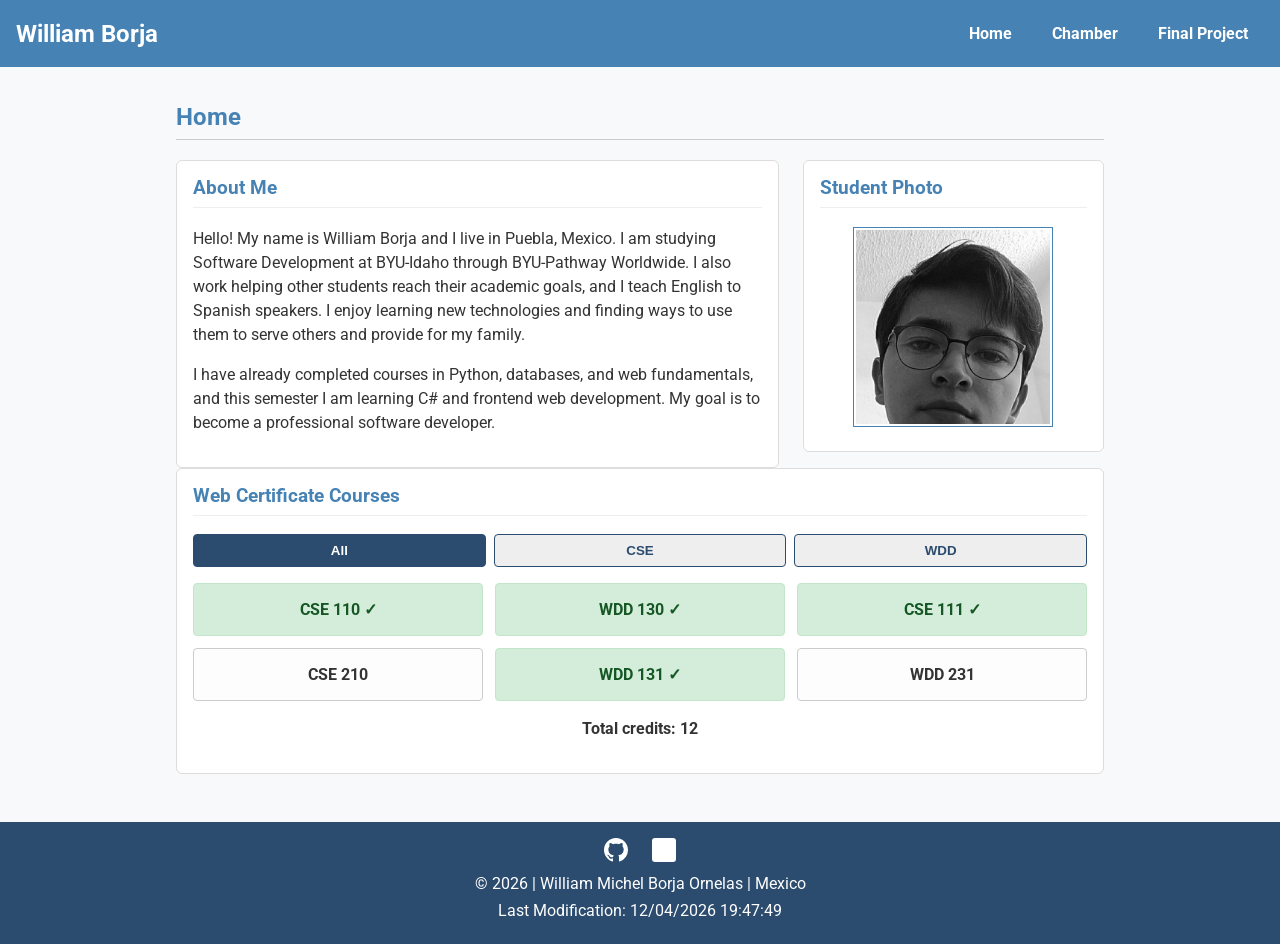
<file: index.html>
<!DOCTYPE html>
<html lang="en">

<head>
    <meta charset="UTF-8">
    <meta name="viewport" content="width=device-width, initial-scale=1.0">
    <title>WDD 231 | William Borja</title>
    <meta name="description" content="WDD 231 Course Home Page for William Borja showcasing web certificate courses.">
    <meta name="author" content="William Borja">
    <link rel="stylesheet" href="https://fonts.googleapis.com/css2?family=Roboto:wght@400;700&display=swap">
    <link rel="stylesheet" href="styles/small.css">
    <link rel="stylesheet" href="styles/larger.css">
    <script src="scripts/navigation.js" defer></script>
    <script src="scripts/date.js" defer></script>
    <script src="scripts/course.js" defer></script>
</head>

<body>
    <header>
        <h1 class="site-title">William Borja</h1>
        <button id="menu-button">&#9776;</button>
        <nav>
            <ul id="nav-menu">
                <li><a href="index.html">Home</a></li>
                <li><a href="chamber/">Chamber</a></li>
                <li><a href="final/">Final Project</a></li>
            </ul>
        </nav>
    </header>

    <main>
        <h2>Home</h2>
        <div class="grid">
            <section class="card">
                <h3>About Me</h3>
                <p>Hello! My name is William Borja and I live in Puebla, Mexico. I am studying Software Development at BYU-Idaho through BYU-Pathway Worldwide. I also work helping other students reach their academic goals, and I teach English to Spanish speakers. I enjoy learning new technologies and finding ways to use them to serve others and provide for my family.</p>
                <p>I have already completed courses in Python, databases, and web fundamentals, and this semester I am learning C# and frontend web development. My goal is to become a professional software developer.</p>
            </section>
            <section class="card">
                <h3>Student Photo</h3>
                <img src="images/profile.jpg" alt="William Borja student photo" width="200" height="200">
            </section>
        </div>

        <section class="card courses">
            <h3>Web Certificate Courses</h3>
            <div class="filters">
                <button id="all">All</button>
                <button id="cse">CSE</button>
                <button id="wdd">WDD</button>
            </div>
            <div id="course-cards"></div>
            <p class="credits-line">Total credits: <span id="total-credits"></span></p>
        </section>
    </main>

    <footer>
        <div class="social">
            <a href="https://github.com/User45pro" target="_blank">
                <img src="images/github.svg" alt="GitHub" width="24" height="24">
            </a>
            <a href="https://www.linkedin.com" target="_blank">
                <img src="images/linkedin.svg" alt="LinkedIn" width="24" height="24">
            </a>
        </div>
        <p>&copy; <span id="currentyear"></span> | William Michel Borja Ornelas | Mexico</p>
        <p id="lastModified"></p>
    </footer>
</body>

</html>
</file>
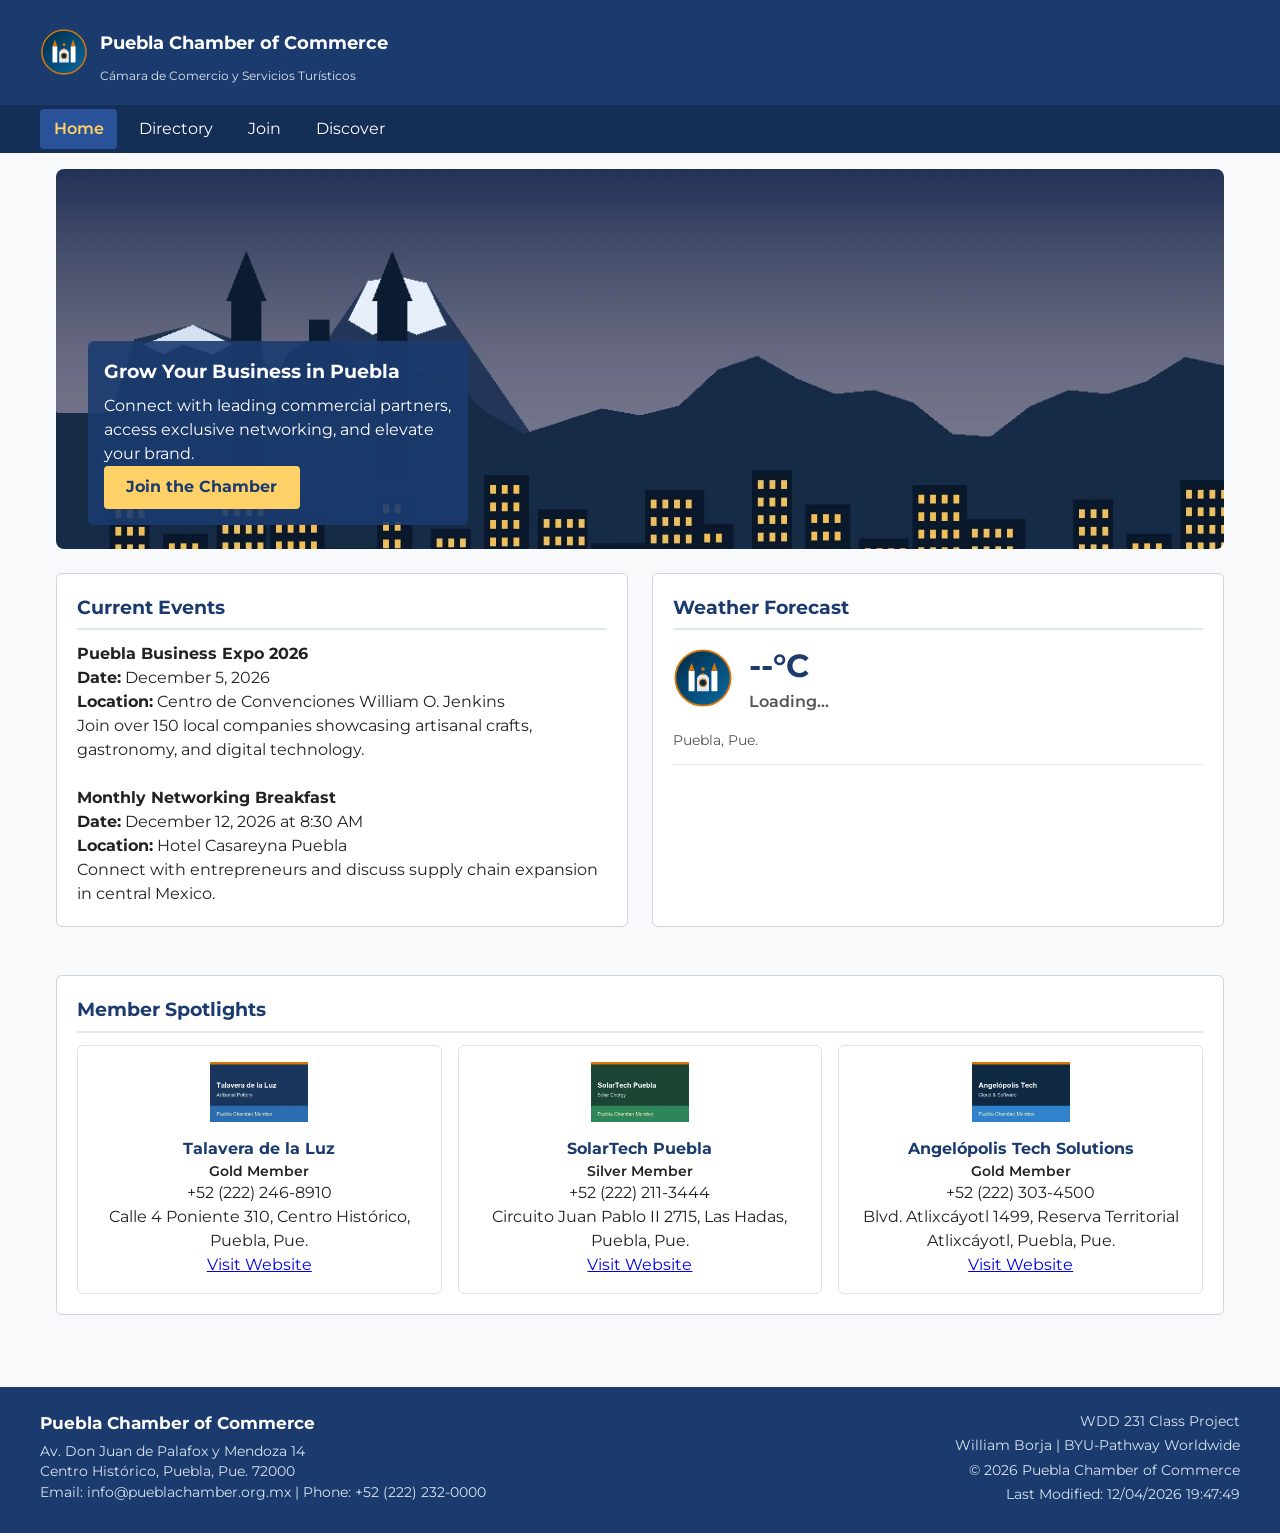
<file: chamber/index.html>
<!DOCTYPE html>
<html lang="en">
<head>
  <meta charset="UTF-8">
  <meta name="viewport" content="width=device-width, initial-scale=1.0">
  <title>Puebla Chamber of Commerce | Home</title>
  <meta name="description" content="Welcome to the Puebla Chamber of Commerce. Connecting businesses, promoting local tourism, and driving economic growth in Puebla, Mexico.">
  <meta name="author" content="William Borja">

  <link rel="icon" href="images/favicon.ico">
  <link rel="icon" href="images/favicon.svg" type="image/svg+xml">

  <!-- Open Graph Meta Tags -->
  <meta property="og:title" content="Puebla Chamber of Commerce">
  <meta property="og:description" content="Supporting business growth and networking across Puebla.">
  <meta property="og:image" content="https://user45pro.github.io/wdd231/chamber/images/chamber-og.png">
  <meta property="og:url" content="https://user45pro.github.io/wdd231/chamber/index.html">
  <meta property="og:type" content="website">

  <!-- Google Fonts -->
  <link rel="preconnect" href="https://fonts.googleapis.com">
  <link rel="preconnect" href="https://fonts.gstatic.com" crossorigin>
  <link href="https://fonts.googleapis.com/css2?family=Montserrat:wght@400;600;700&display=swap" rel="stylesheet">

  <!-- Stylesheets -->
  <link rel="stylesheet" href="styles/normalize.css">
  <link rel="stylesheet" href="styles/small.css">
  <link rel="stylesheet" href="styles/larger.css">

  <script src="scripts/home.js" defer></script>
</head>
<body>
  <header>
    <div class="header-container">
      <div class="branding">
        <img src="images/chamber-logo.svg" alt="Puebla Chamber of Commerce Logo">
        <div>
          <h1>Puebla Chamber of Commerce</h1>
          <span>Cámara de Comercio y Servicios Turísticos</span>
        </div>
      </div>
      <button id="menu-button">&#9776;</button>
    </div>
  </header>

  <nav>
    <ul id="nav-menu">
      <li><a href="index.html" class="active">Home</a></li>
      <li><a href="directory.html">Directory</a></li>
      <li><a href="join.html">Join</a></li>
      <li><a href="discover.html">Discover</a></li>
    </ul>
  </nav>

  <main>
    <section class="hero-section">
      <img src="images/hero-puebla.webp" alt="Puebla Historic Center and Popocatépetl view" width="1200" height="400">
      <div class="hero-cta">
        <h2>Grow Your Business in Puebla</h2>
        <p>Connect with leading commercial partners, access exclusive networking, and elevate your brand.</p>
        <a href="join.html" class="cta-btn">Join the Chamber</a>
      </div>
    </section>

    <div class="home-grid">
      <section class="card events-card">
        <h3>Current Events</h3>
        <article>
          <h4>Puebla Business Expo 2026</h4>
          <p><strong>Date:</strong> December 5, 2026</p>
          <p><strong>Location:</strong> Centro de Convenciones William O. Jenkins</p>
          <p>Join over 150 local companies showcasing artisanal crafts, gastronomy, and digital technology.</p>
        </article>
        <br>
        <article>
          <h4>Monthly Networking Breakfast</h4>
          <p><strong>Date:</strong> December 12, 2026 at 8:30 AM</p>
          <p><strong>Location:</strong> Hotel Casareyna Puebla</p>
          <p>Connect with entrepreneurs and discuss supply chain expansion in central Mexico.</p>
        </article>
      </section>

      <section class="card weather-card">
        <h3>Weather Forecast</h3>
        <div class="weather-current">
          <img id="weather-icon" src="images/chamber-logo.svg" alt="Puebla weather icon">
          <div>
            <div id="current-temp" class="weather-temp">--°C</div>
            <div id="weather-desc" class="weather-desc">Loading...</div>
          </div>
        </div>
        <p id="weather-high-low" style="font-size: 0.9rem; margin-bottom: 0.75rem; color: #555;">Puebla, Pue.</p>

        <div id="forecast-container" class="forecast-days"></div>
      </section>

      <section class="card spotlights-section">
        <h3>Member Spotlights</h3>
        <div id="spotlights-container" class="spotlights-container"></div>
      </section>
    </div>
  </main>

  <footer>
    <div class="footer-content">
      <div class="footer-contact">
        <h3>Puebla Chamber of Commerce</h3>
        <p>Av. Don Juan de Palafox y Mendoza 14</p>
        <p>Centro Histórico, Puebla, Pue. 72000</p>
        <p>Email: info@pueblachamber.org.mx | Phone: +52 (222) 232-0000</p>
      </div>
      <div class="footer-info">
        <p>WDD 231 Class Project</p>
        <p>William Borja | BYU-Pathway Worldwide</p>
        <p>&copy; <span id="currentyear"></span> Puebla Chamber of Commerce</p>
        <p id="lastModified"></p>
      </div>
    </div>
  </footer>
</body>
</html>
</file>
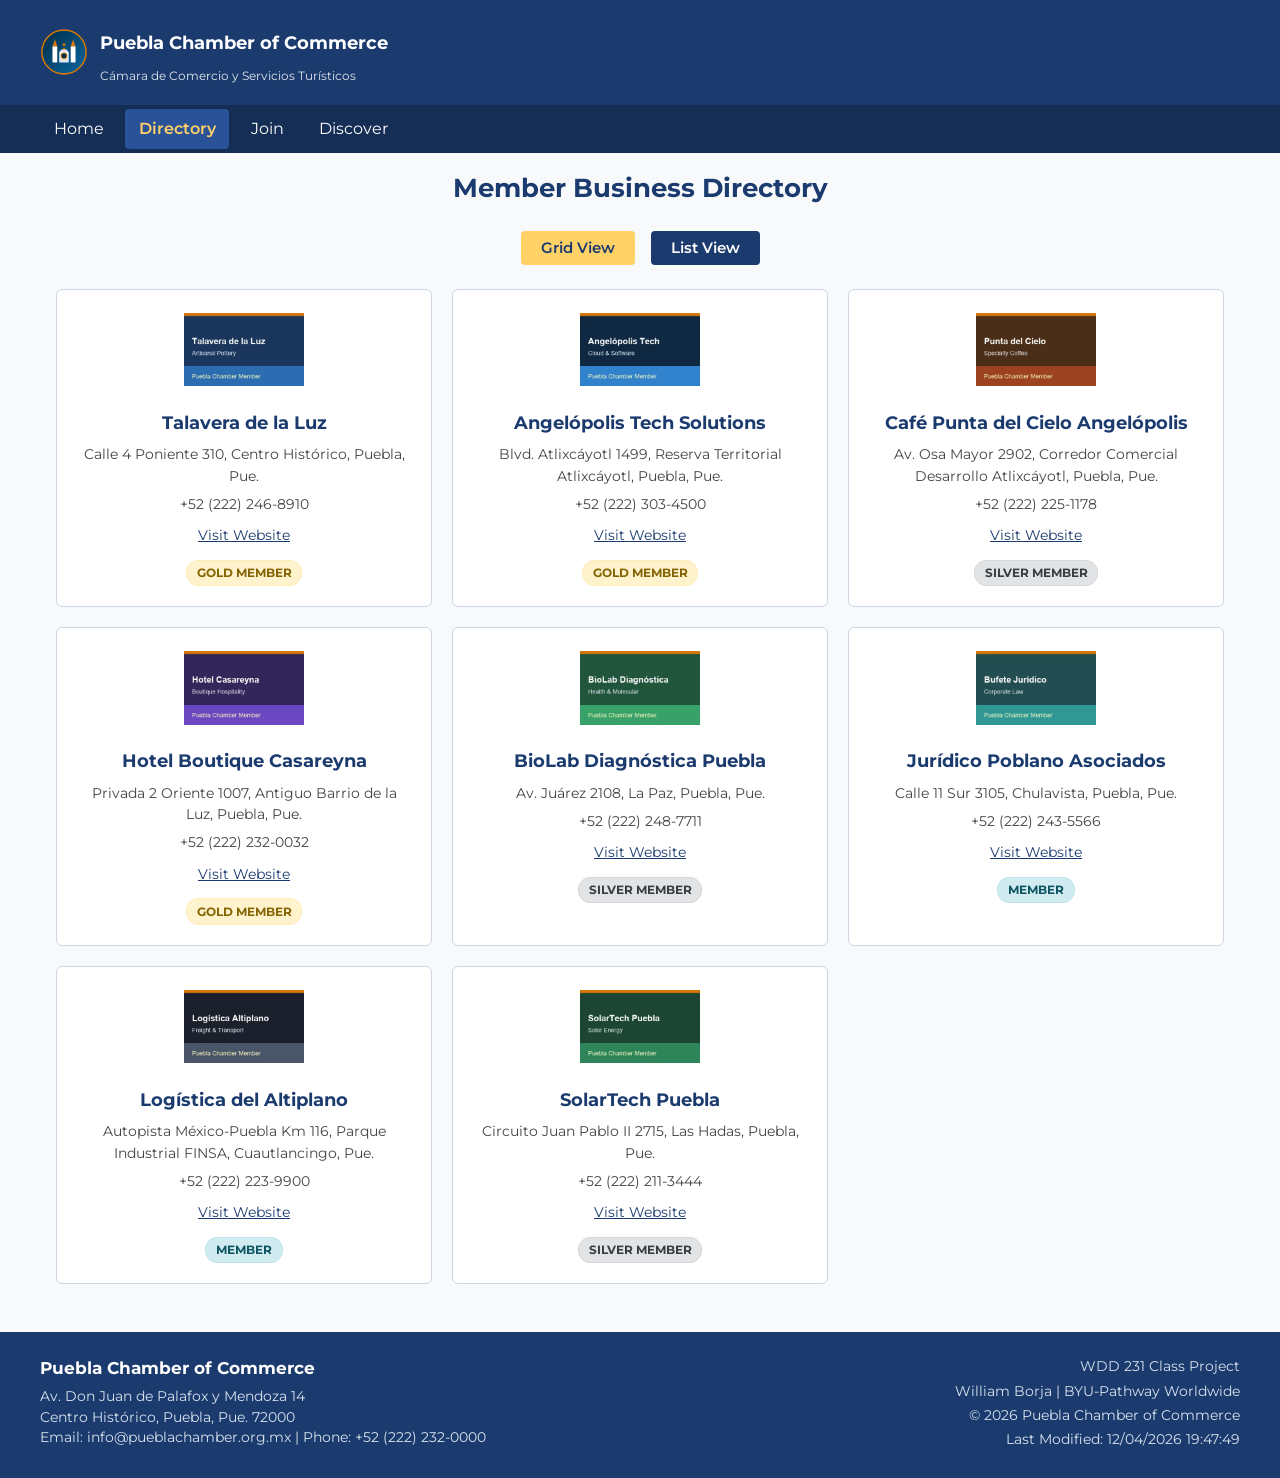
<file: chamber/directory.html>
<!DOCTYPE html>
<html lang="en">
<head>
  <meta charset="UTF-8">
  <meta name="viewport" content="width=device-width, initial-scale=1.0">
  <title>Puebla Chamber of Commerce | Business Directory</title>
  <meta name="description" content="Explore certified local businesses, commercial services, and active partners of the Puebla Chamber of Commerce.">
  <meta name="author" content="William Borja">

  <link rel="icon" href="images/favicon.ico">
  <link rel="icon" href="images/favicon.svg" type="image/svg+xml">

  <!-- Open Graph Meta Tags -->
  <meta property="og:title" content="Puebla Chamber of Commerce | Business Directory">
  <meta property="og:description" content="Explore certified local businesses and partners of the Puebla Chamber of Commerce.">
  <meta property="og:image" content="https://user45pro.github.io/wdd231/chamber/images/chamber-og.png">
  <meta property="og:url" content="https://user45pro.github.io/wdd231/chamber/directory.html">
  <meta property="og:type" content="website">

  <!-- Google Fonts -->
  <link rel="preconnect" href="https://fonts.googleapis.com">
  <link rel="preconnect" href="https://fonts.gstatic.com" crossorigin>
  <link href="https://fonts.googleapis.com/css2?family=Montserrat:wght@400;600;700&display=swap" rel="stylesheet">

  <!-- Stylesheets -->
  <link rel="stylesheet" href="styles/normalize.css">
  <link rel="stylesheet" href="styles/small.css">
  <link rel="stylesheet" href="styles/larger.css">

  <script src="scripts/directory.js" defer></script>
</head>
<body>
  <header>
    <div class="header-container">
      <div class="branding">
        <img src="images/chamber-logo.svg" alt="Puebla Chamber of Commerce Logo">
        <div>
          <h1>Puebla Chamber of Commerce</h1>
          <span>Cámara de Comercio y Servicios Turísticos</span>
        </div>
      </div>
      <button id="menu-button">&#9776;</button>
    </div>
  </header>

  <nav>
    <ul id="nav-menu">
      <li><a href="index.html">Home</a></li>
      <li><a href="directory.html" class="active">Directory</a></li>
      <li><a href="join.html">Join</a></li>
      <li><a href="discover.html">Discover</a></li>
    </ul>
  </nav>

  <main>
    <h2 class="page-title">Member Business Directory</h2>

    <div class="view-toggle">
      <button id="grid-btn" class="view-btn active">Grid View</button>
      <button id="list-btn" class="view-btn">List View</button>
    </div>

    <div id="members-container" class="grid-view">
      <!-- Member cards populated dynamically with directory.js -->
    </div>
  </main>

  <footer>
    <div class="footer-content">
      <div class="footer-contact">
        <h3>Puebla Chamber of Commerce</h3>
        <p>Av. Don Juan de Palafox y Mendoza 14</p>
        <p>Centro Histórico, Puebla, Pue. 72000</p>
        <p>Email: info@pueblachamber.org.mx | Phone: +52 (222) 232-0000</p>
      </div>
      <div class="footer-info">
        <p>WDD 231 Class Project</p>
        <p>William Borja | BYU-Pathway Worldwide</p>
        <p>&copy; <span id="currentyear"></span> Puebla Chamber of Commerce</p>
        <p id="lastModified"></p>
      </div>
    </div>
  </footer>
</body>
</html>
</file>
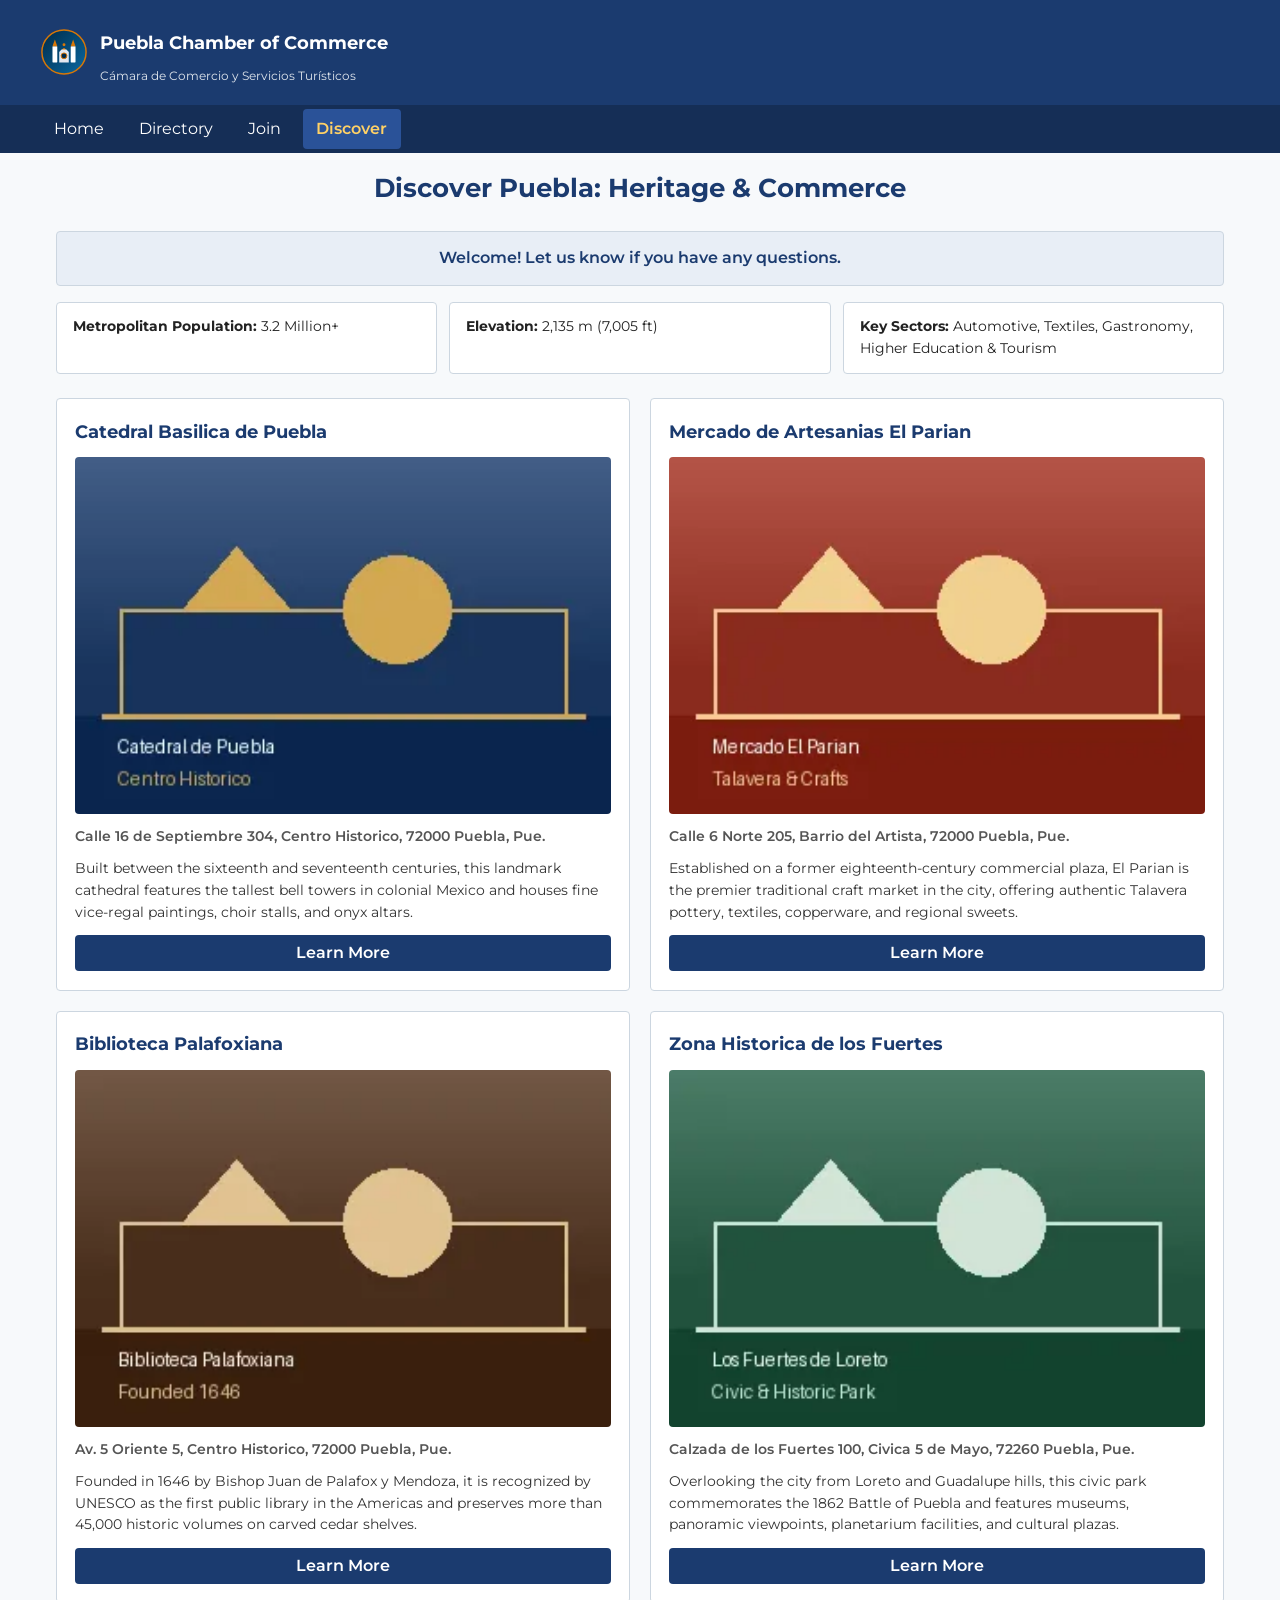
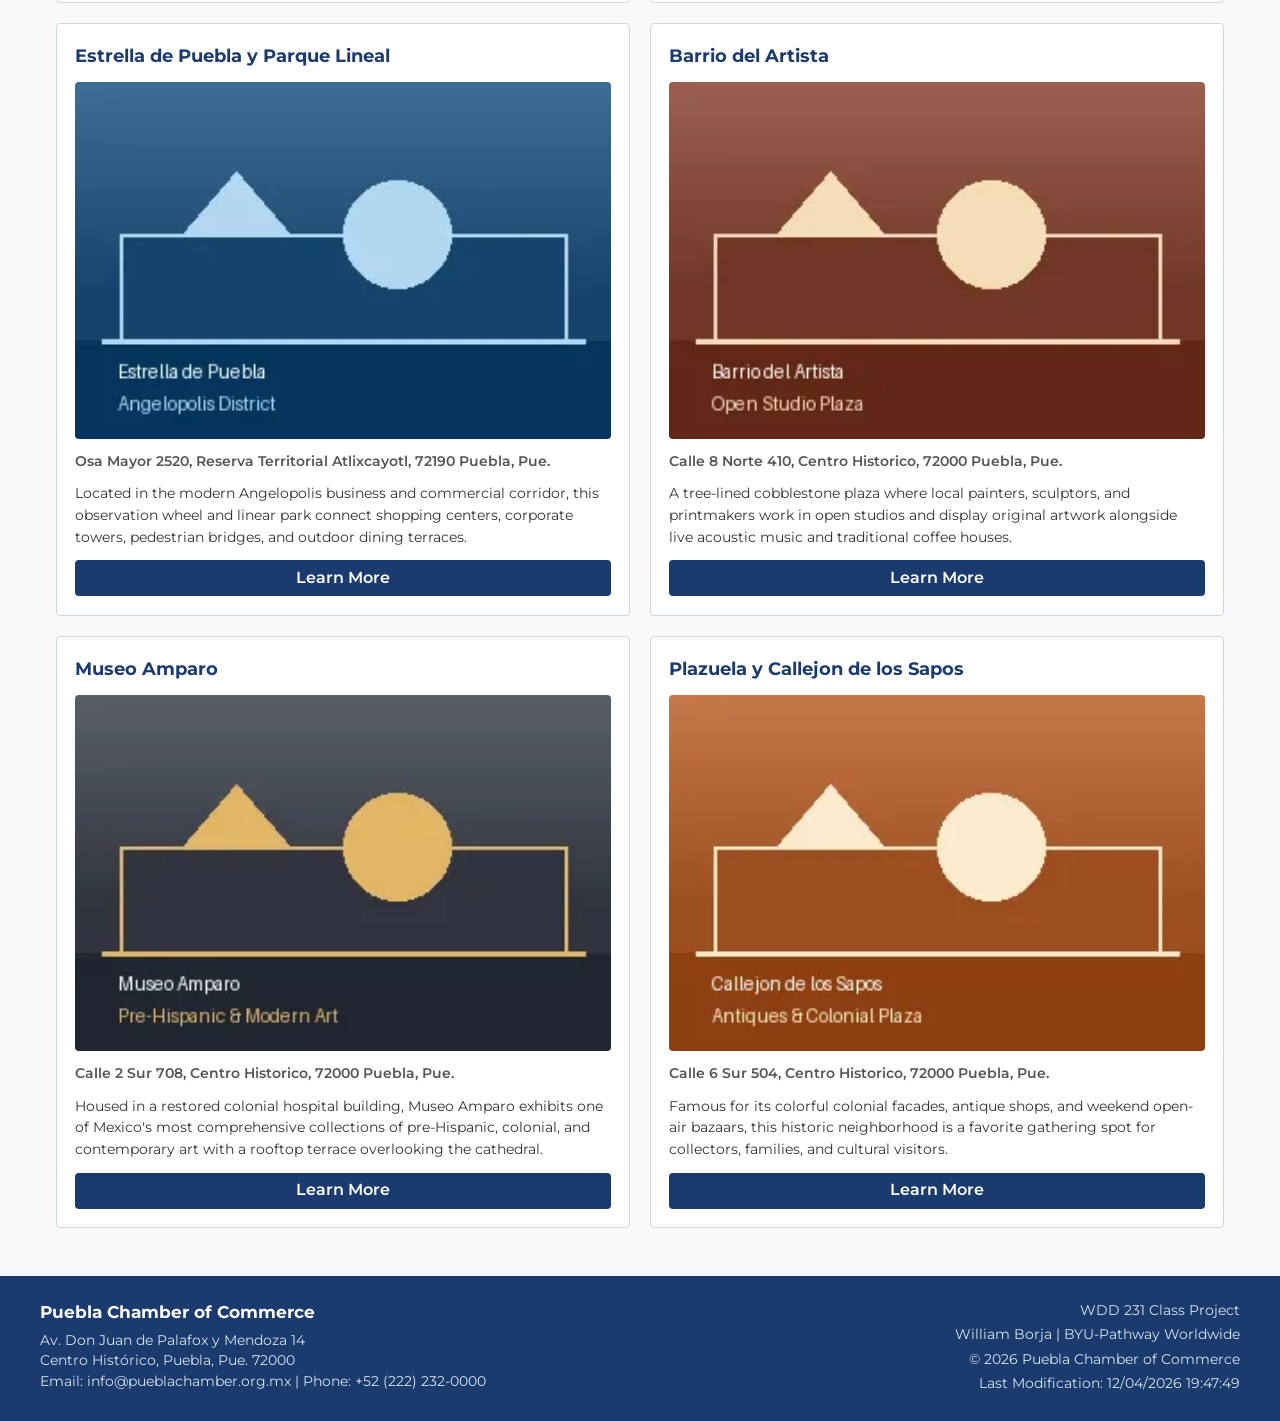
<file: chamber/discover.html>
<!DOCTYPE html>
<html lang="en">
<head>
  <meta charset="UTF-8">
  <meta name="viewport" content="width=device-width, initial-scale=1.0">
  <title>Puebla Chamber of Commerce | Discover Puebla</title>
  <meta name="description" content="Discover Puebla, Mexico with the Puebla Chamber of Commerce. Explore regional demographics and eight iconic cultural and business landmarks.">
  <meta name="author" content="William Borja">

  <link rel="icon" href="images/favicon.ico">
  <link rel="icon" href="images/favicon.svg" type="image/svg+xml">

  <link rel="preconnect" href="https://fonts.googleapis.com">
  <link rel="preconnect" href="https://fonts.gstatic.com" crossorigin>
  <link href="https://fonts.googleapis.com/css2?family=Montserrat:wght@400;600;700&display=swap" rel="stylesheet">

  <meta property="og:title" content="Puebla Chamber of Commerce | Discover Puebla">
  <meta property="og:description" content="Explore Puebla's economic vitality, cultural heritage, and eight iconic landmarks with the Puebla Chamber of Commerce.">
  <meta property="og:image" content="https://user45pro.github.io/wdd231/chamber/images/chamber-og.png">
  <meta property="og:url" content="https://user45pro.github.io/wdd231/chamber/discover.html">
  <meta property="og:type" content="website">

  <link rel="stylesheet" href="styles/normalize.css">
  <link rel="stylesheet" href="styles/small.css">
  <link rel="stylesheet" href="styles/larger.css">

  <script type="module" src="scripts/discover.mjs"></script>
</head>
<body>
  <header>
    <div class="header-container">
      <div class="branding">
        <img src="images/chamber-logo.svg" alt="Puebla Chamber of Commerce Logo">
        <div>
          <h1>Puebla Chamber of Commerce</h1>
          <span>Cámara de Comercio y Servicios Turísticos</span>
        </div>
      </div>
      <button id="menu-button">&#9776;</button>
    </div>
  </header>

  <nav>
    <ul id="nav-menu">
      <li><a href="index.html">Home</a></li>
      <li><a href="directory.html">Directory</a></li>
      <li><a href="join.html">Join</a></li>
      <li><a href="discover.html" class="active">Discover</a></li>
    </ul>
  </nav>

  <main>
    <h2 class="page-title">Discover Puebla: Heritage &amp; Commerce</h2>

    <section class="discover-intro">
      <div id="visit-banner" class="visit-banner">
        <p id="visit-message">Welcome! Let us know if you have any questions.</p>
      </div>
      <div class="demographics-bar">
        <div class="demo-stat">
          <strong>Metropolitan Population:</strong> 3.2 Million+
        </div>
        <div class="demo-stat">
          <strong>Elevation:</strong> 2,135 m (7,005 ft)
        </div>
        <div class="demo-stat">
          <strong>Key Sectors:</strong> Automotive, Textiles, Gastronomy, Higher Education &amp; Tourism
        </div>
      </div>
    </section>

    <section class="discover-gallery-section">
      <div id="discover-grid" class="discover-grid"></div>
    </section>
  </main>

  <footer>
    <div class="footer-content">
      <div class="footer-contact">
        <h3>Puebla Chamber of Commerce</h3>
        <p>Av. Don Juan de Palafox y Mendoza 14</p>
        <p>Centro Histórico, Puebla, Pue. 72000</p>
        <p>Email: info@pueblachamber.org.mx | Phone: +52 (222) 232-0000</p>
      </div>
      <div class="footer-info">
        <p>WDD 231 Class Project</p>
        <p>William Borja | BYU-Pathway Worldwide</p>
        <p>&copy; <span id="currentyear"></span> Puebla Chamber of Commerce</p>
        <p id="lastModified"></p>
      </div>
    </div>
  </footer>
</body>
</html>
</file>
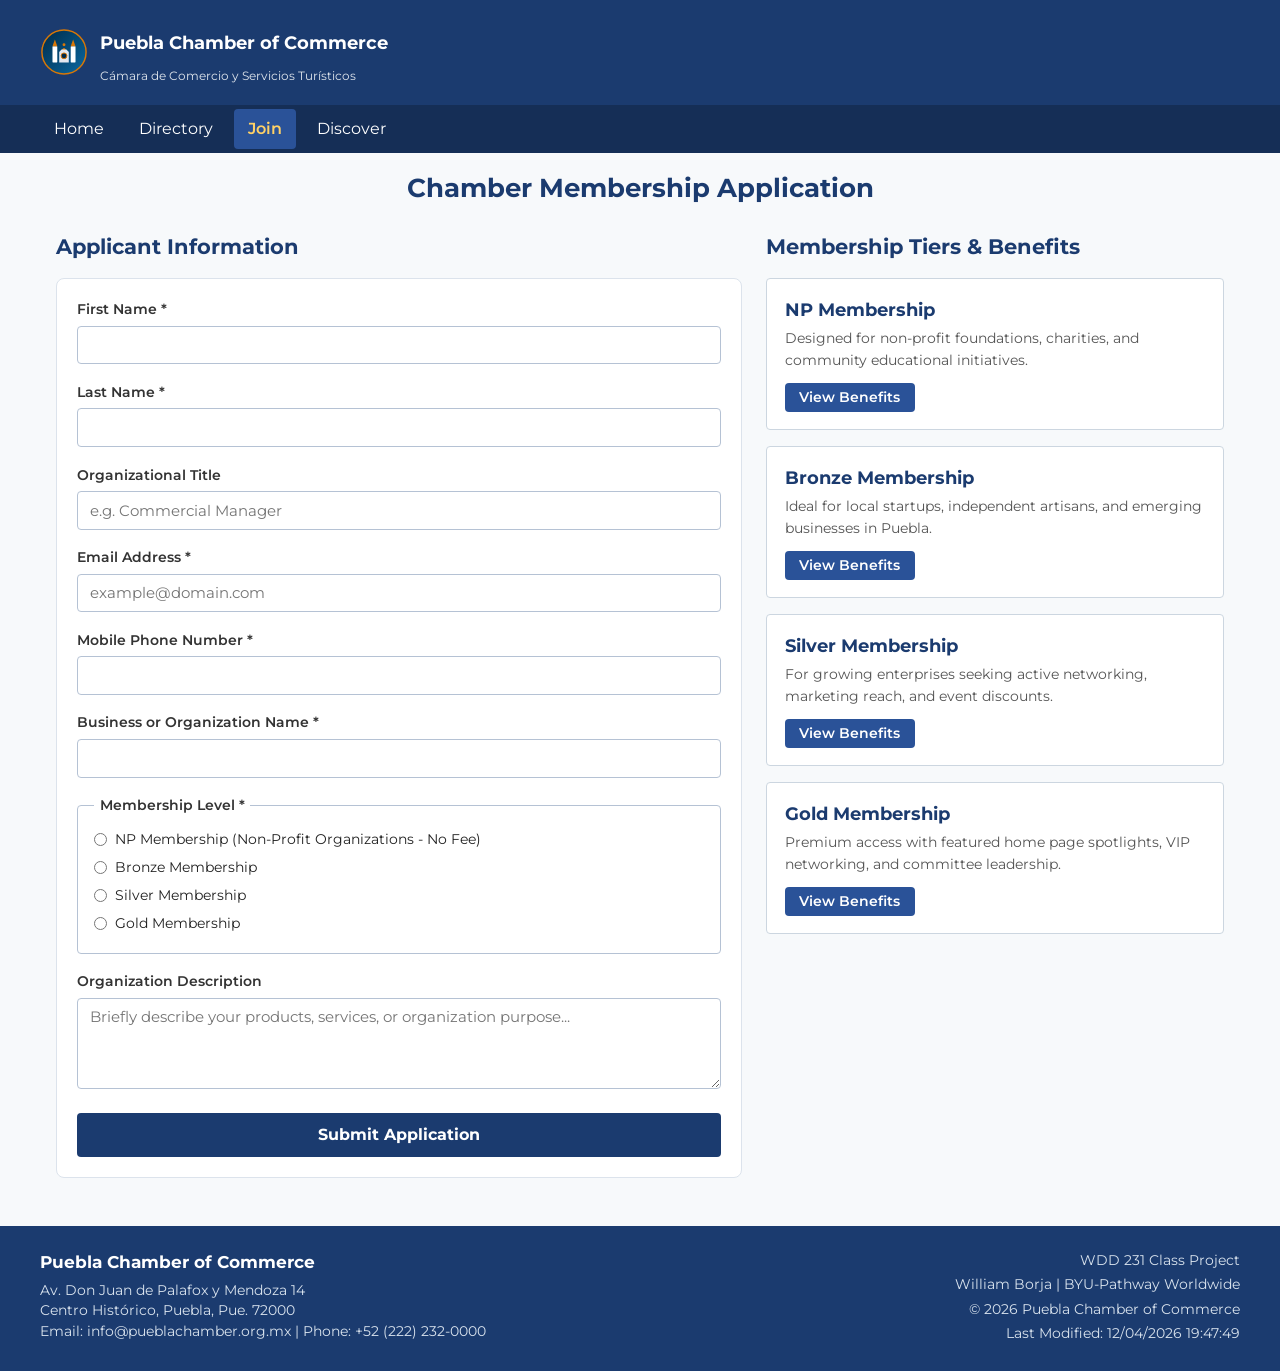
<file: chamber/join.html>
<!DOCTYPE html>
<html lang="en">
<head>
  <meta charset="UTF-8">
  <meta name="viewport" content="width=device-width, initial-scale=1.0">
  <title>Puebla Chamber of Commerce | Join</title>
  <meta name="description" content="Apply for membership with the Puebla Chamber of Commerce. Choose from Non-Profit, Bronze, Silver, or Gold tier benefits.">
  <meta name="author" content="William Borja">

  <link rel="icon" href="images/favicon.ico">
  <link rel="icon" href="images/favicon.svg" type="image/svg+xml">

  <!-- Open Graph Meta Tags -->
  <meta property="og:title" content="Puebla Chamber of Commerce | Join">
  <meta property="og:description" content="Become an active member of the Puebla Chamber of Commerce.">
  <meta property="og:image" content="https://user45pro.github.io/wdd231/chamber/images/chamber-og.png">
  <meta property="og:url" content="https://user45pro.github.io/wdd231/chamber/join.html">
  <meta property="og:type" content="website">

  <!-- Google Fonts -->
  <link rel="preconnect" href="https://fonts.googleapis.com">
  <link rel="preconnect" href="https://fonts.gstatic.com" crossorigin>
  <link href="https://fonts.googleapis.com/css2?family=Montserrat:wght@400;600;700&display=swap" rel="stylesheet">

  <!-- Stylesheets -->
  <link rel="stylesheet" href="styles/normalize.css">
  <link rel="stylesheet" href="styles/small.css">
  <link rel="stylesheet" href="styles/larger.css">

  <script src="scripts/join.js" defer></script>
</head>
<body>
  <header>
    <div class="header-container">
      <div class="branding">
        <img src="images/chamber-logo.svg" alt="Puebla Chamber of Commerce Logo">
        <div>
          <h1>Puebla Chamber of Commerce</h1>
          <span>Cámara de Comercio y Servicios Turísticos</span>
        </div>
      </div>
      <button id="menu-button">&#9776;</button>
    </div>
  </header>

  <nav>
    <ul id="nav-menu">
      <li><a href="index.html">Home</a></li>
      <li><a href="directory.html">Directory</a></li>
      <li><a href="join.html" class="active">Join</a></li>
      <li><a href="discover.html">Discover</a></li>
    </ul>
  </nav>

  <main>
    <h2 class="page-title">Chamber Membership Application</h2>

    <div class="join-container">
      <section class="join-form-section">
        <h2>Applicant Information</h2>
        <form method="get" action="thankyou.html">
          <div class="form-group">
            <label>First Name *
              <input type="text" id="fname" name="fname" required autocomplete="given-name" title="Enter your first name">
            </label>
          </div>

          <div class="form-group">
            <label>Last Name *
              <input type="text" id="lname" name="lname" required autocomplete="family-name" title="Enter your last name">
            </label>
          </div>

          <div class="form-group">
            <label>Organizational Title
              <input type="text" id="title" name="title" autocomplete="organization-title" pattern="[a-zA-Z -]{7,}" title="Minimum 7 letters, hyphens, and spaces only" placeholder="e.g. Commercial Manager">
            </label>
          </div>

          <div class="form-group">
            <label>Email Address *
              <input type="email" id="email" name="email" required autocomplete="email" placeholder="example@domain.com" title="Enter a valid email address">
            </label>
          </div>

          <div class="form-group">
            <label>Mobile Phone Number *
              <input type="tel" id="phone" name="phone" required autocomplete="tel" title="Enter your phone number">
            </label>
          </div>

          <div class="form-group">
            <label>Business or Organization Name *
              <input type="text" id="organization" name="organization" required autocomplete="organization" title="Enter your business name">
            </label>
          </div>

          <fieldset class="radio-group">
            <legend>Membership Level *</legend>
            <label class="radio-option">
              <input type="radio" name="membership" value="np" required>
              NP Membership (Non-Profit Organizations - No Fee)
            </label>
            <label class="radio-option">
              <input type="radio" name="membership" value="bronze">
              Bronze Membership
            </label>
            <label class="radio-option">
              <input type="radio" name="membership" value="silver">
              Silver Membership
            </label>
            <label class="radio-option">
              <input type="radio" name="membership" value="gold">
              Gold Membership
            </label>
          </fieldset>

          <div class="form-group">
            <label>Organization Description
              <textarea id="description" name="description" rows="4" title="Describe your business or organization" placeholder="Briefly describe your products, services, or organization purpose..."></textarea>
            </label>
          </div>

          <input type="hidden" id="timestamp" name="timestamp">

          <input type="submit" value="Submit Application" class="submit-btn">
        </form>
      </section>

      <section class="levels-section">
        <h2>Membership Tiers &amp; Benefits</h2>

        <div class="level-card">
          <h3>NP Membership</h3>
          <p>Designed for non-profit foundations, charities, and community educational initiatives.</p>
          <button type="button" class="modal-btn" data-modal="modal-np">View Benefits</button>
        </div>

        <div class="level-card">
          <h3>Bronze Membership</h3>
          <p>Ideal for local startups, independent artisans, and emerging businesses in Puebla.</p>
          <button type="button" class="modal-btn" data-modal="modal-bronze">View Benefits</button>
        </div>

        <div class="level-card">
          <h3>Silver Membership</h3>
          <p>For growing enterprises seeking active networking, marketing reach, and event discounts.</p>
          <button type="button" class="modal-btn" data-modal="modal-silver">View Benefits</button>
        </div>

        <div class="level-card">
          <h3>Gold Membership</h3>
          <p>Premium access with featured home page spotlights, VIP networking, and committee leadership.</p>
          <button type="button" class="modal-btn" data-modal="modal-gold">View Benefits</button>
        </div>
      </section>
    </div>
  </main>

  <dialog id="modal-np">
    <h3>Non-Profit Membership Benefits</h3>
    <p>We are proud to support community leaders and public service initiatives across Puebla.</p>
    <ul>
      <li>Free directory listing in our member index</li>
      <li>Access to monthly community roundtables</li>
      <li>Volunteer matching with local business sponsors</li>
      <li>Complimentary event registration for staff</li>
    </ul>
    <button type="button" class="modal-close-btn">Close</button>
  </dialog>

  <dialog id="modal-bronze">
    <h3>Bronze Membership Benefits</h3>
    <p>Start connecting your commercial venture with local suppliers and customers.</p>
    <ul>
      <li>Standard business directory listing with website link</li>
      <li>Monthly newsletter business feature</li>
      <li>Invitations to member networking mixers</li>
      <li>10% discount on business expo booth rentals</li>
    </ul>
    <button type="button" class="modal-close-btn">Close</button>
  </dialog>

  <dialog id="modal-silver">
    <h3>Silver Membership Benefits</h3>
    <p>Accelerate your growth with targeted advertising and professional development.</p>
    <ul>
      <li>Enhanced directory listing with logo and company bio</li>
      <li>Eligibility for homepage member spotlight rotation</li>
      <li>25% discount on Chamber expo booths and training workshops</li>
      <li>Access to commercial legal advisory and compliance guides</li>
    </ul>
    <button type="button" class="modal-close-btn">Close</button>
  </dialog>

  <dialog id="modal-gold">
    <h3>Gold Membership Benefits</h3>
    <p>Maximum brand prestige, executive influence, and leadership opportunities.</p>
    <ul>
      <li>Priority placement on directory and featured homepage spotlight</li>
      <li>VIP seating at all annual conferences and galas</li>
      <li>Full access to executive networking sessions with municipal leaders</li>
      <li>Free expo booth at the annual Puebla Business Expo</li>
    </ul>
    <button type="button" class="modal-close-btn">Close</button>
  </dialog>

  <footer>
    <div class="footer-content">
      <div class="footer-contact">
        <h3>Puebla Chamber of Commerce</h3>
        <p>Av. Don Juan de Palafox y Mendoza 14</p>
        <p>Centro Histórico, Puebla, Pue. 72000</p>
        <p>Email: info@pueblachamber.org.mx | Phone: +52 (222) 232-0000</p>
      </div>
      <div class="footer-info">
        <p>WDD 231 Class Project</p>
        <p>William Borja | BYU-Pathway Worldwide</p>
        <p>&copy; <span id="currentyear"></span> Puebla Chamber of Commerce</p>
        <p id="lastModified"></p>
      </div>
    </div>
  </footer>
</body>
</html>
</file>
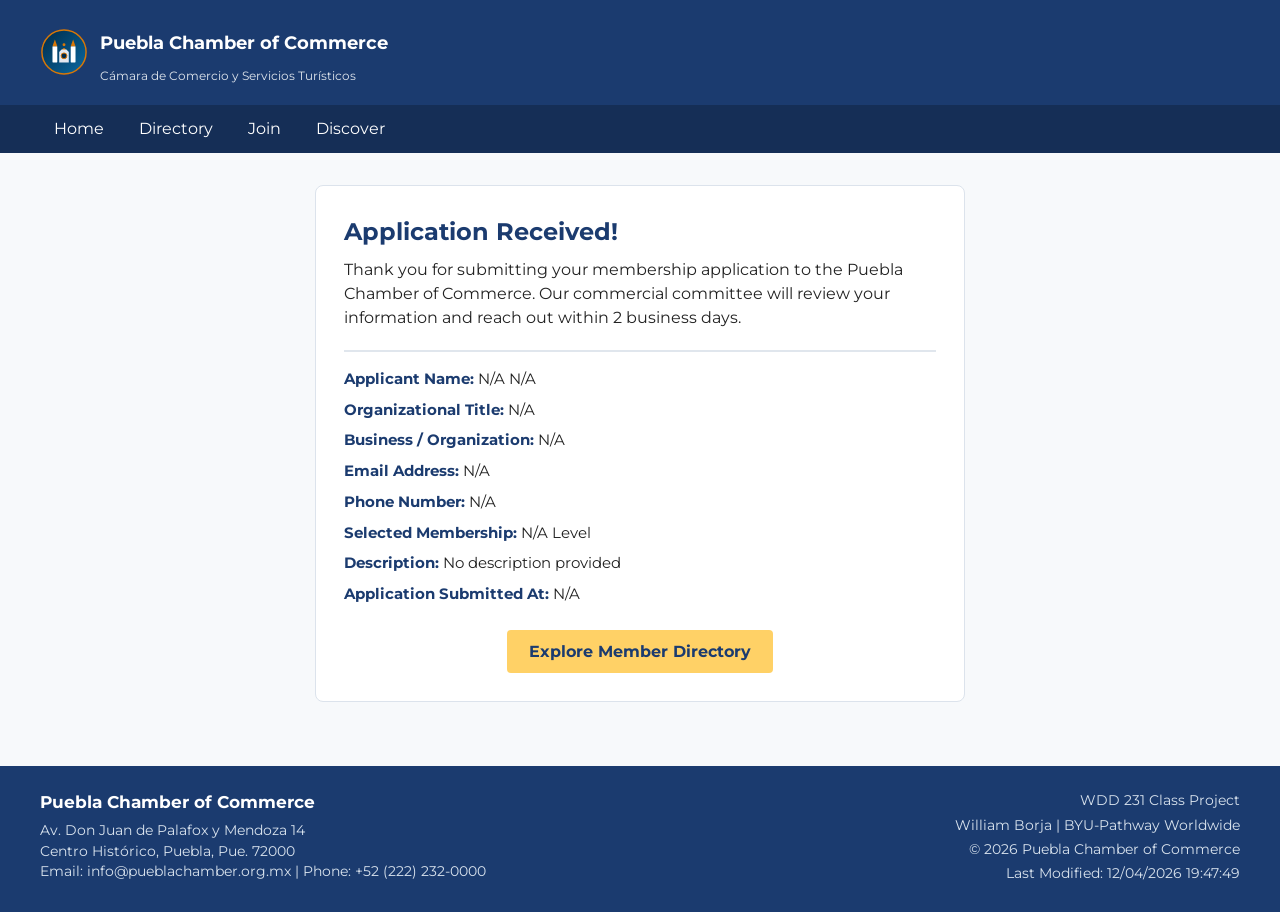
<file: chamber/thankyou.html>
<!DOCTYPE html>
<html lang="en">
<head>
  <meta charset="UTF-8">
  <meta name="viewport" content="width=device-width, initial-scale=1.0">
  <title>Puebla Chamber of Commerce | Application Received</title>
  <meta name="description" content="Thank you for applying to the Puebla Chamber of Commerce. Your membership submission has been received.">
  <meta name="author" content="William Borja">

  <link rel="icon" href="images/favicon.ico">
  <link rel="icon" href="images/favicon.svg" type="image/svg+xml">

  <!-- Google Fonts -->
  <link rel="preconnect" href="https://fonts.googleapis.com">
  <link rel="preconnect" href="https://fonts.gstatic.com" crossorigin>
  <link href="https://fonts.googleapis.com/css2?family=Montserrat:wght@400;600;700&display=swap" rel="stylesheet">

  <!-- Stylesheets -->
  <link rel="stylesheet" href="styles/normalize.css">
  <link rel="stylesheet" href="styles/small.css">
  <link rel="stylesheet" href="styles/larger.css">

  <script src="scripts/thankyou.js" defer></script>
</head>
<body>
  <header>
    <div class="header-container">
      <div class="branding">
        <img src="images/chamber-logo.svg" alt="Puebla Chamber of Commerce Logo">
        <div>
          <h1>Puebla Chamber of Commerce</h1>
          <span>Cámara de Comercio y Servicios Turísticos</span>
        </div>
      </div>
      <button id="menu-button">&#9776;</button>
    </div>
  </header>

  <nav>
    <ul id="nav-menu">
      <li><a href="index.html">Home</a></li>
      <li><a href="directory.html">Directory</a></li>
      <li><a href="join.html">Join</a></li>
      <li><a href="discover.html">Discover</a></li>
    </ul>
  </nav>

  <main>
    <div class="thankyou-box">
      <h2>Application Received!</h2>
      <p>Thank you for submitting your membership application to the Puebla Chamber of Commerce. Our commercial committee will review your information and reach out within 2 business days.</p>

      <div id="thankyou-details" class="thankyou-data">
        <!-- Injected dynamically by thankyou.js -->
      </div>

      <div style="margin-top: 1.5rem; text-align: center;">
        <a href="directory.html" class="cta-btn">Explore Member Directory</a>
      </div>
    </div>
  </main>

  <footer>
    <div class="footer-content">
      <div class="footer-contact">
        <h3>Puebla Chamber of Commerce</h3>
        <p>Av. Don Juan de Palafox y Mendoza 14</p>
        <p>Centro Histórico, Puebla, Pue. 72000</p>
        <p>Email: info@pueblachamber.org.mx | Phone: +52 (222) 232-0000</p>
      </div>
      <div class="footer-info">
        <p>WDD 231 Class Project</p>
        <p>William Borja | BYU-Pathway Worldwide</p>
        <p>&copy; <span id="currentyear"></span> Puebla Chamber of Commerce</p>
        <p id="lastModified"></p>
      </div>
    </div>
  </footer>
</body>
</html>
</file>
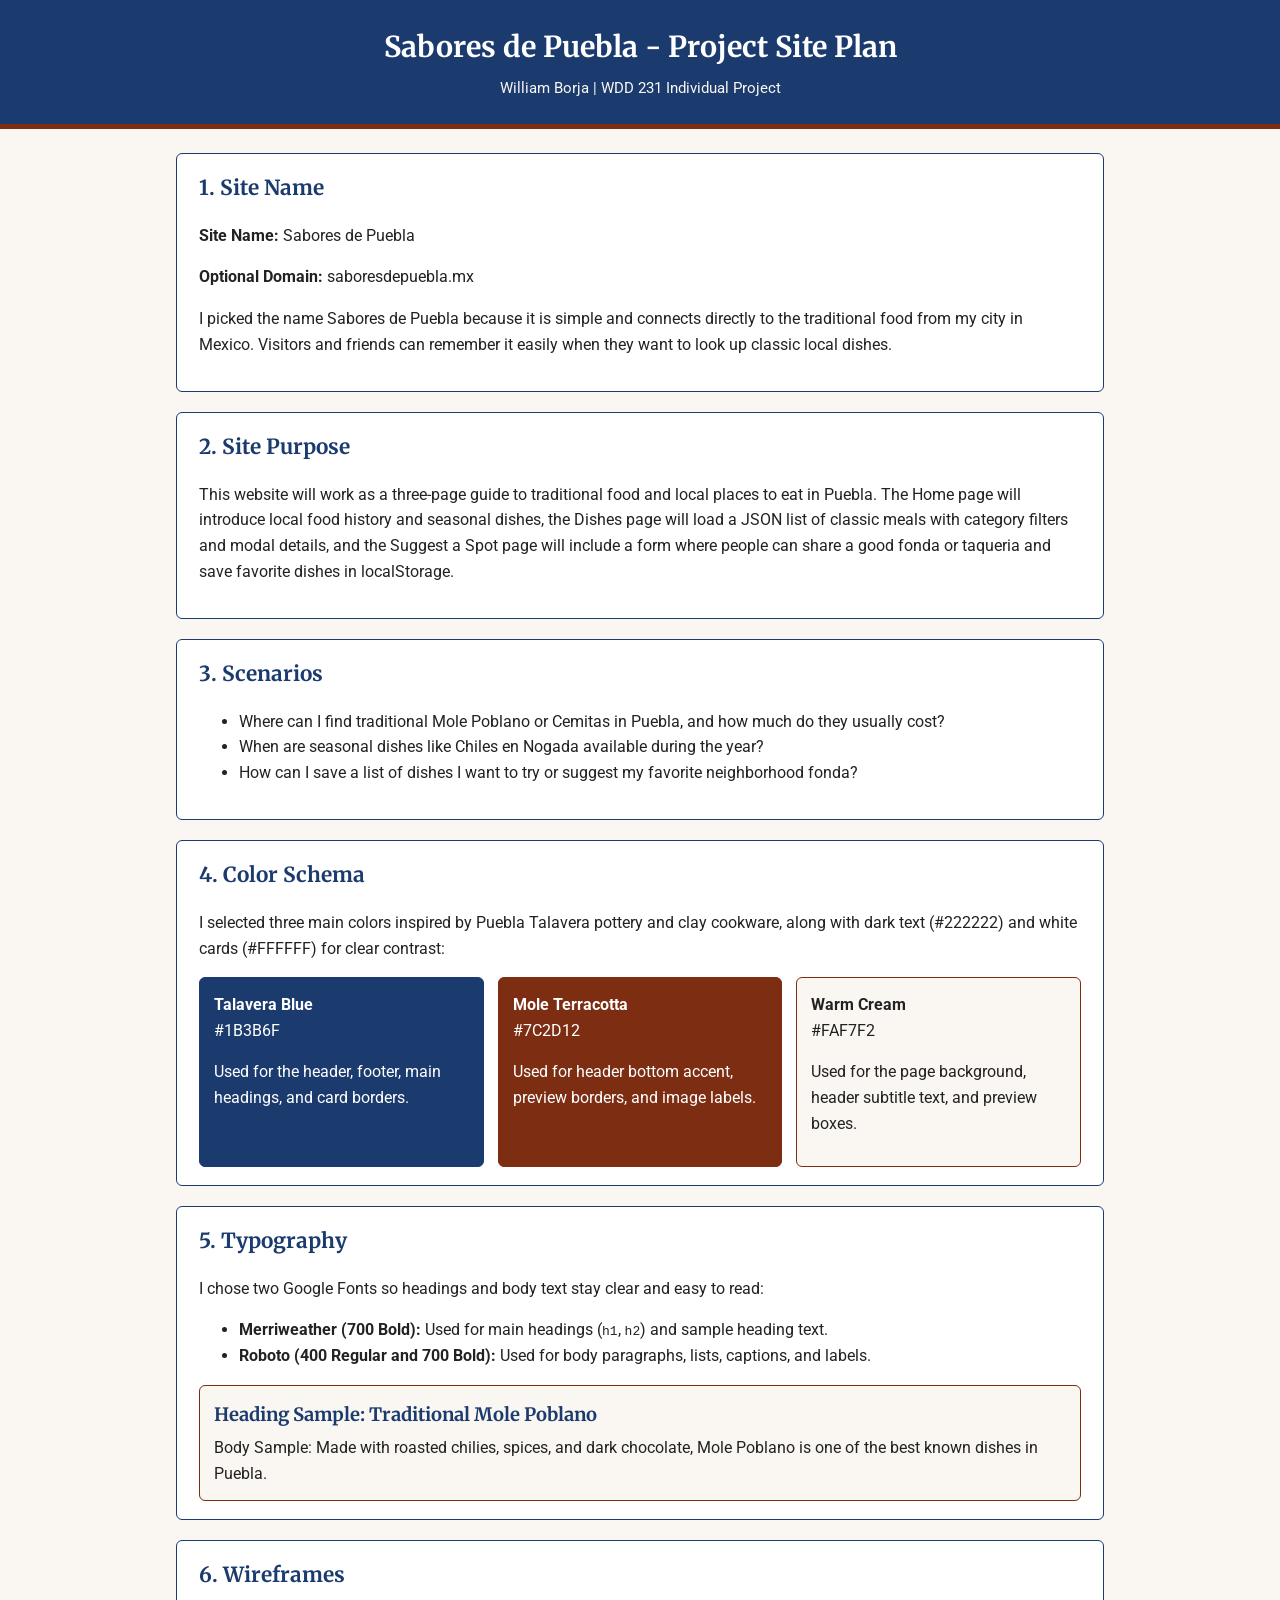
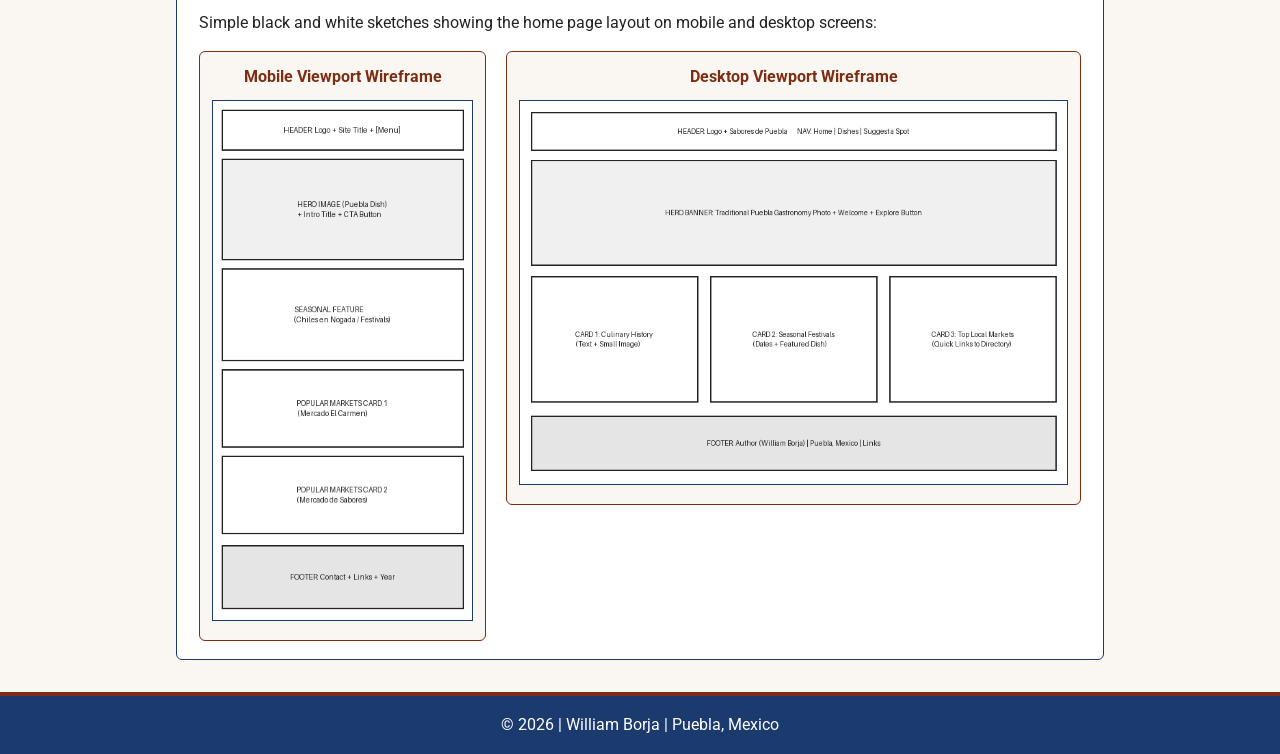
<file: final/siteplan.html>
<!DOCTYPE html>
<html lang="en">
<head>
  <meta charset="UTF-8">
  <meta name="viewport" content="width=device-width, initial-scale=1.0">
  <title>Sabores de Puebla - Site Plan | William Borja</title>
  <meta name="description" content="Project site plan for Sabores de Puebla, a local guide to traditional food in Puebla, Mexico.">
  <meta name="author" content="William Borja">
  <link rel="stylesheet" href="https://fonts.googleapis.com/css2?family=Merriweather:wght@700&family=Roboto:wght@400;700&display=swap">
  <link rel="stylesheet" href="styles/siteplan.css">
</head>
<body>
  <header>
    <h1>Sabores de Puebla - Project Site Plan</h1>
    <p>William Borja | WDD 231 Individual Project</p>
  </header>

  <main>
    <section class="plan-card">
      <h2>1. Site Name</h2>
      <p><strong>Site Name:</strong> Sabores de Puebla</p>
      <p><strong>Optional Domain:</strong> saboresdepuebla.mx</p>
      <p>I picked the name Sabores de Puebla because it is simple and connects directly to the traditional food from my city in Mexico. Visitors and friends can remember it easily when they want to look up classic local dishes.</p>
    </section>

    <section class="plan-card">
      <h2>2. Site Purpose</h2>
      <p>This website will work as a three-page guide to traditional food and local places to eat in Puebla. The Home page will introduce local food history and seasonal dishes, the Dishes page will load a JSON list of classic meals with category filters and modal details, and the Suggest a Spot page will include a form where people can share a good fonda or taqueria and save favorite dishes in localStorage.</p>
    </section>

    <section class="plan-card">
      <h2>3. Scenarios</h2>
      <ul>
        <li>Where can I find traditional Mole Poblano or Cemitas in Puebla, and how much do they usually cost?</li>
        <li>When are seasonal dishes like Chiles en Nogada available during the year?</li>
        <li>How can I save a list of dishes I want to try or suggest my favorite neighborhood fonda?</li>
      </ul>
    </section>

    <section class="plan-card">
      <h2>4. Color Schema</h2>
      <p>I selected three main colors inspired by Puebla Talavera pottery and clay cookware, along with dark text (#222222) and white cards (#FFFFFF) for clear contrast:</p>
      <div class="palette">
        <div class="swatch primary">
          <strong>Talavera Blue</strong>
          <span>#1B3B6F</span>
          <p>Used for the header, footer, main headings, and card borders.</p>
        </div>
        <div class="swatch accent">
          <strong>Mole Terracotta</strong>
          <span>#7C2D12</span>
          <p>Used for header bottom accent, preview borders, and image labels.</p>
        </div>
        <div class="swatch bg">
          <strong>Warm Cream</strong>
          <span>#FAF7F2</span>
          <p>Used for the page background, header subtitle text, and preview boxes.</p>
        </div>
      </div>
    </section>

    <section class="plan-card">
      <h2>5. Typography</h2>
      <p>I chose two Google Fonts so headings and body text stay clear and easy to read:</p>
      <ul>
        <li><strong>Merriweather (700 Bold):</strong> Used for main headings (<code>h1</code>, <code>h2</code>) and sample heading text.</li>
        <li><strong>Roboto (400 Regular and 700 Bold):</strong> Used for body paragraphs, lists, captions, and labels.</li>
      </ul>
      <div class="type-sample">
        <p class="sample-heading">Heading Sample: Traditional Mole Poblano</p>
        <p class="sample-body">Body Sample: Made with roasted chilies, spices, and dark chocolate, Mole Poblano is one of the best known dishes in Puebla.</p>
      </div>
    </section>

    <section class="plan-card">
      <h2>6. Wireframes</h2>
      <p>Simple black and white sketches showing the home page layout on mobile and desktop screens:</p>
      <div class="wireframes">
        <figure>
          <figcaption>Mobile Viewport Wireframe</figcaption>
          <img src="images/wireframe-mobile.png" alt="Mobile wireframe sketch for Sabores de Puebla home page" width="360" height="720">
        </figure>
        <figure>
          <figcaption>Desktop Viewport Wireframe</figcaption>
          <img src="images/wireframe-desktop.png" alt="Desktop wireframe sketch for Sabores de Puebla home page" width="800" height="560">
        </figure>
      </div>
    </section>
  </main>

  <footer>
    <p>&copy; 2026 | William Borja | Puebla, Mexico</p>
  </footer>
</body>
</html>
</file>
<file: styles/small.css>
* {
    box-sizing: border-box;
}

body {
    font-family: 'Roboto', Arial, Helvetica, sans-serif;
    margin: 0;
    padding: 0;
    background-color: #f7f9fa;
    color: #333;
}

header {
    background-color: steelblue;
    color: #fff;
    padding: 1rem;
    display: flex;
    flex-wrap: wrap;
    justify-content: space-between;
    align-items: center;
}

header .site-title {
    font-size: 1.5rem;
    font-weight: bold;
    margin: 0;
}

#menu-button {
    background: none;
    border: none;
    color: #fff;
    font-size: 1.8rem;
    cursor: pointer;
    padding: 0.25rem 0.5rem;
}

nav {
    background-color: #2b4c6f;
    width: 100%;
}

#nav-menu {
    list-style: none;
    margin: 0;
    padding: 0;
    display: none;
    flex-direction: column;
}

#nav-menu.open {
    display: flex;
}

#nav-menu a {
    color: #fff;
    text-decoration: none;
    padding: 0.75rem 1rem;
    display: block;
    font-weight: bold;
    border-bottom: 1px solid rgba(255, 255, 255, 0.1);
}

#nav-menu a:hover {
    background-color: steelblue;
}

main {
    max-width: 960px;
    margin: 0 auto;
    padding: 1rem;
}

h2 {
    color: steelblue;
    border-bottom: 1px solid #ccc;
    padding-bottom: 0.5rem;
}

.grid {
    display: flex;
    flex-direction: column;
    gap: 1rem;
}

.card {
    background-color: #fff;
    border: 1px solid #ddd;
    border-radius: 6px;
    padding: 1rem;
}

.card h3 {
    margin-top: 0;
    color: steelblue;
    border-bottom: 1px solid #eee;
    padding-bottom: 0.5rem;
}

.card p {
    line-height: 1.5;
}

.card img {
    max-width: 200px;
    height: auto;
    display: block;
    margin: 0.5rem auto;
    border: 1px solid steelblue;
    padding: 2px;
}

.filters {
    display: flex;
    gap: 0.5rem;
    margin-bottom: 1rem;
}

.filters button {
    flex: 1;
    padding: 0.5rem 1rem;
    background-color: #eee;
    border: 1px solid #2b4c6f;
    color: #2b4c6f;
    font-weight: bold;
    border-radius: 4px;
    cursor: pointer;
}

.filters button:hover,
.filters button.active {
    background-color: #2b4c6f;
    color: #fff;
}

#course-cards {
    display: grid;
    grid-template-columns: 1fr;
    gap: 0.75rem;
}

.course-box {
    border: 1px solid #ccc;
    border-radius: 4px;
    padding: 1rem;
    text-align: center;
    font-weight: bold;
    background-color: #fdfdfd;
    transition: background-color 0.2s;
}

.course-box:hover {
    background-color: #eef3f7;
}

.course-box.completed {
    background-color: #d4edda;
    border-color: #c3e6cb;
    color: #155724;
}

.credits-line {
    font-weight: bold;
    margin-top: 1rem;
    text-align: center;
}

footer {
    background-color: #2b4c6f;
    color: #fff;
    text-align: center;
    padding: 1rem;
    margin-top: 2rem;
}

.social {
    display: flex;
    justify-content: center;
    gap: 1.5rem;
    margin-bottom: 0.5rem;
}

.social a img {
    width: 24px;
    height: 24px;
    filter: brightness(0) invert(1);
}

footer p {
    margin: 0.5rem 0;
}
</file>
<file: styles/larger.css>
@media (min-width: 768px) {
    #menu-button {
        display: none;
    }

    header {
        position: relative;
    }

    nav {
        background: transparent;
        width: auto;
    }

    #nav-menu {
        display: flex;
        flex-direction: row;
        gap: 0.5rem;
    }

    #nav-menu a {
        border-bottom: none;
        padding: 0.5rem 1rem;
        border-radius: 4px;
    }

    #nav-menu a:hover {
        background-color: #1e354d;
    }

    .grid {
        display: grid;
        grid-template-columns: 2fr 1fr;
        gap: 1.5rem;
        align-items: start;
    }

    #course-cards {
        grid-template-columns: repeat(3, 1fr);
    }
}
</file>
<file: chamber/styles/small.css>
/* Puebla Chamber of Commerce - Mobile First Styles */

* {
  box-sizing: border-box;
  margin: 0;
  padding: 0;
}

body {
  font-family: 'Montserrat', Arial, sans-serif;
  color: #222222;
  background-color: #f7f9fb;
  line-height: 1.5;
}

/* Header & Nav */
header {
  background-color: #1b3b6f;
  color: #ffffff;
  padding: 0.75rem 1rem;
}

.header-container {
  display: flex;
  align-items: center;
  justify-content: space-between;
}

.branding {
  display: flex;
  align-items: center;
  gap: 0.75rem;
}

.branding img {
  width: 48px;
  height: 48px;
}

.branding h1 {
  font-size: 1.15rem;
  font-weight: 700;
  line-height: 1.2;
}

.branding span {
  display: block;
  font-size: 0.75rem;
  font-weight: 400;
  color: #e0e6ed;
}

#menu-button {
  background: none;
  border: 1px solid #ffffff;
  color: #ffffff;
  font-size: 1.5rem;
  padding: 0.25rem 0.6rem;
  cursor: pointer;
  border-radius: 4px;
}

nav {
  background-color: #152e56;
}

#nav-menu {
  display: none;
  list-style: none;
  flex-direction: column;
}

#nav-menu.open {
  display: flex;
}

#nav-menu li a {
  display: block;
  color: #ffffff;
  text-decoration: none;
  padding: 0.75rem 1rem;
  border-bottom: 1px solid #234275;
  transition: background-color 0.2s ease, color 0.2s ease;
}

#nav-menu li a:hover,
#nav-menu li a.active {
  background-color: #2a5298;
  color: #ffd166;
  font-weight: 600;
}

/* Main Container */
main {
  max-width: 1200px;
  margin: 0 auto;
  padding: 1rem;
}

.page-title {
  text-align: center;
  margin-bottom: 1.5rem;
  color: #1b3b6f;
  font-size: 1.6rem;
}

/* Cards & Generic Sections */
.card {
  background-color: #ffffff;
  border: 1px solid #ccd6e0;
  border-radius: 6px;
  padding: 1.25rem;
  margin-bottom: 1.5rem;
}

/* Directory Page Styles */
.view-toggle {
  display: flex;
  justify-content: center;
  gap: 1rem;
  margin-bottom: 1.5rem;
}

.view-btn {
  background-color: #1b3b6f;
  color: #ffffff;
  border: none;
  padding: 0.5rem 1.25rem;
  border-radius: 4px;
  cursor: pointer;
  font-size: 0.95rem;
  font-weight: 600;
  transition: background-color 0.2s ease;
}

.view-btn:hover,
.view-btn.active {
  background-color: #ffd166;
  color: #1b3b6f;
}

/* Directory Grid View */
#members-container.grid-view {
  display: grid;
  grid-template-columns: 1fr;
  gap: 1.25rem;
}

#members-container.grid-view .member-card {
  background: #ffffff;
  border: 1px solid #ccd6e0;
  border-radius: 6px;
  padding: 1.25rem;
  text-align: center;
}

#members-container.grid-view .member-card img {
  width: 120px;
  height: 80px;
  object-fit: contain;
  margin-bottom: 0.75rem;
}

#members-container.grid-view .member-card h3 {
  color: #1b3b6f;
  font-size: 1.15rem;
  margin-bottom: 0.5rem;
}

#members-container.grid-view .member-card p {
  font-size: 0.9rem;
  color: #444444;
  margin-bottom: 0.4rem;
}

#members-container.grid-view .member-card .membership-tag {
  display: inline-block;
  padding: 0.2rem 0.6rem;
  border-radius: 12px;
  font-size: 0.75rem;
  font-weight: 700;
  text-transform: uppercase;
  margin-top: 0.5rem;
}

.tag-gold {
  background-color: #fff3cd;
  color: #856404;
  border: 1px solid #ffeeba;
}

.tag-silver {
  background-color: #e2e3e5;
  color: #383d41;
  border: 1px solid #d6d8db;
}

.tag-member {
  background-color: #d1ecf1;
  color: #0c5460;
  border: 1px solid #bee5eb;
}

#members-container.grid-view .member-card a {
  display: block;
  margin: 0.6rem 0 0.4rem 0;
  color: #1b3b6f;
  text-decoration: underline;
  font-size: 0.85rem;
  word-break: break-all;
}

/* Directory List View */
#members-container.list-view {
  display: flex;
  flex-direction: column;
  gap: 0.5rem;
}

#members-container.list-view .member-card {
  background: #ffffff;
  border: 1px solid #dce3ec;
  padding: 0.75rem 1rem;
  display: grid;
  grid-template-columns: 1fr;
  gap: 0.25rem;
}

#members-container.list-view .member-card:nth-child(even) {
  background-color: #f1f5f9;
}

#members-container.list-view .member-card img {
  display: none;
}

#members-container.list-view .member-card h3 {
  font-size: 1rem;
  color: #1b3b6f;
}

#members-container.list-view .member-card p {
  font-size: 0.85rem;
  color: #555555;
}

#members-container.list-view .member-card a {
  color: #1b3b6f;
  font-size: 0.85rem;
}

/* Chamber Home Page Styles */
.hero-section {
  position: relative;
  border-radius: 8px;
  overflow: hidden;
  margin-bottom: 1.5rem;
}

.hero-section img {
  width: 100%;
  height: 260px;
  object-fit: cover;
  display: block;
}

.hero-cta {
  position: absolute;
  bottom: 1.5rem;
  left: 1rem;
  right: 1rem;
  background-color: rgba(27, 59, 111, 0.9);
  color: #ffffff;
  padding: 1rem;
  border-radius: 6px;
  text-align: center;
}

.hero-cta h2 {
  font-size: 1.2rem;
  margin-bottom: 0.5rem;
}

.cta-btn {
  display: inline-block;
  background-color: #ffd166;
  color: #1b3b6f;
  text-decoration: none;
  font-weight: 700;
  padding: 0.6rem 1.4rem;
  border-radius: 4px;
  transition: background-color 0.2s ease;
}

.cta-btn:hover {
  background-color: #e5b94c;
}

.home-grid {
  display: grid;
  grid-template-columns: 1fr;
  gap: 1.5rem;
}

/* Weather Card */
.weather-card h3,
.events-card h3,
.spotlights-section h3 {
  color: #1b3b6f;
  margin-bottom: 0.75rem;
  border-bottom: 2px solid #e0e6ed;
  padding-bottom: 0.4rem;
}

.weather-current {
  display: flex;
  align-items: center;
  gap: 1rem;
  margin-bottom: 1rem;
}

.weather-current img {
  width: 60px;
  height: 60px;
}

.weather-temp {
  font-size: 2rem;
  font-weight: 700;
  color: #1b3b6f;
}

.weather-desc {
  text-transform: capitalize;
  font-weight: 600;
  color: #555555;
}

.forecast-days {
  display: grid;
  grid-template-columns: repeat(3, 1fr);
  gap: 0.5rem;
  text-align: center;
  border-top: 1px solid #e0e6ed;
  padding-top: 0.75rem;
}

.forecast-day p:first-child {
  font-weight: 600;
  font-size: 0.85rem;
}

.forecast-day p:last-child {
  color: #1b3b6f;
  font-weight: 700;
}

/* Spotlights */
.spotlights-container {
  display: grid;
  grid-template-columns: 1fr;
  gap: 1rem;
}

.spotlight-card {
  background: #ffffff;
  border: 1px solid #dce3ec;
  border-radius: 6px;
  padding: 1rem;
  text-align: center;
}

.spotlight-card img {
  width: 100px;
  height: 60px;
  object-fit: contain;
  margin-bottom: 0.5rem;
}

.spotlight-card h4 {
  color: #1b3b6f;
  font-size: 1rem;
}

/* Join Page and Modal Styles */
.join-container {
  display: grid;
  grid-template-columns: 1fr;
  gap: 1.5rem;
}

.join-form-section h2,
.levels-section h2 {
  color: #1b3b6f;
  margin-bottom: 1rem;
  font-size: 1.3rem;
}

form {
  background: #ffffff;
  padding: 1.25rem;
  border: 1px solid #dce3ec;
  border-radius: 8px;
}

.form-group {
  margin-bottom: 1.1rem;
}

.form-group label {
  display: block;
  font-weight: 600;
  font-size: 0.9rem;
  color: #333333;
  margin-bottom: 0.3rem;
}

.form-group input[type="text"],
.form-group input[type="email"],
.form-group input[type="tel"],
.form-group textarea {
  width: 100%;
  margin-top: 0.3rem;
  padding: 0.6rem 0.75rem;
  border: 1px solid #b5c2d4;
  border-radius: 4px;
  font-size: 0.95rem;
  font-family: inherit;
  transition: border-color 0.2s ease;
}

.form-group input:focus,
.form-group textarea:focus {
  outline: none;
  border-color: #1b3b6f;
}

.form-group input:required {
  border: 1px solid #b5c2d4;
}

.form-group input:required:valid {
  border: 1px solid #b5c2d4;
}

.radio-group {
  margin-bottom: 1.1rem;
  padding: 0.75rem 1rem;
  border: 1px solid #b5c2d4;
  border-radius: 4px;
}

.radio-group legend {
  font-weight: 600;
  font-size: 0.9rem;
  color: #333333;
  padding: 0 0.35rem;
}

.radio-option {
  display: flex;
  align-items: center;
  gap: 0.5rem;
  margin-bottom: 0.4rem;
  font-size: 0.9rem;
  cursor: pointer;
}

.submit-btn {
  background-color: #1b3b6f;
  color: #ffffff;
  border: none;
  padding: 0.8rem 1.5rem;
  font-size: 1rem;
  font-weight: 700;
  border-radius: 4px;
  cursor: pointer;
  width: 100%;
  transition: background-color 0.2s ease;
}

.submit-btn:hover {
  background-color: #ffd166;
  color: #1b3b6f;
}

/* Membership Benefit Cards */
.level-card {
  background: #ffffff;
  border: 1px solid #ccd6e0;
  border-radius: 4px;
  padding: 1.1rem;
  margin-bottom: 1rem;
  animation: fadeIn 0.8s ease-in;
}

.level-card h3 {
  color: #1b3b6f;
  font-size: 1.1rem;
  margin-bottom: 0.3rem;
}

.level-card p {
  font-size: 0.9rem;
  color: #555555;
  margin-bottom: 0.75rem;
}

.modal-btn {
  background-color: #2a5298;
  color: #ffffff;
  border: none;
  padding: 0.4rem 0.9rem;
  font-size: 0.85rem;
  font-weight: 600;
  border-radius: 4px;
  cursor: pointer;
  transition: background-color 0.2s ease;
}

.modal-btn:hover {
  background-color: #1b3b6f;
}

/* Native Dialog Modals */
dialog {
  border: 2px solid #1b3b6f;
  border-radius: 6px;
  padding: 1.5rem;
  max-width: 450px;
  width: 90%;
  margin: auto;
}

dialog::backdrop {
  background-color: rgba(0, 0, 0, 0.55);
}

dialog h3 {
  color: #1b3b6f;
  font-size: 1.25rem;
  margin-bottom: 0.75rem;
}

dialog p {
  font-size: 0.95rem;
  color: #444444;
  margin-bottom: 0.75rem;
}

dialog ul {
  padding-left: 1.25rem;
  margin-bottom: 1.25rem;
  font-size: 0.9rem;
  color: #333333;
}

dialog ul li {
  margin-bottom: 0.3rem;
}

.modal-close-btn {
  background-color: #1b3b6f;
  color: #ffffff;
  border: none;
  padding: 0.5rem 1rem;
  border-radius: 4px;
  font-weight: 600;
  cursor: pointer;
}

/* Initial card display animation (W04 requirement) */
@keyframes fadeIn {
  from { opacity: 0; }
  to { opacity: 1; }
}

/* Thankyou Page */
.thankyou-box {
  background: #ffffff;
  border: 1px solid #dce3ec;
  border-radius: 8px;
  padding: 1.75rem;
  max-width: 650px;
  margin: 1rem auto;
}

.thankyou-box h2 {
  color: #1b3b6f;
  margin-bottom: 0.5rem;
}

.thankyou-data {
  margin-top: 1.25rem;
  border-top: 2px solid #e0e6ed;
  padding-top: 1rem;
}

.thankyou-data p {
  margin-bottom: 0.5rem;
  font-size: 0.95rem;
}

.thankyou-data strong {
  color: #1b3b6f;
}

/* Footer */
footer {
  background-color: #1b3b6f;
  color: #ffffff;
  padding: 1.5rem 1rem;
  margin-top: 2rem;
  font-size: 0.9rem;
}

.footer-content {
  display: flex;
  flex-direction: column;
  gap: 1rem;
  text-align: center;
}

.footer-contact h3 {
  font-size: 1.05rem;
  margin-bottom: 0.3rem;
}

.footer-contact p {
  color: #d8e2ed;
  font-size: 0.85rem;
}

.footer-info p {
  color: #d8e2ed;
  font-size: 0.85rem;
  margin-bottom: 0.25rem;
}

/* Discover Page Styles */
.discover-intro {
  margin-bottom: 1.5rem;
}

.visit-banner {
  background-color: #e8eef6;
  border: 1px solid #ccd6e0;
  border-radius: 4px;
  padding: 0.9rem 1rem;
  margin-bottom: 1rem;
  color: #1b3b6f;
  font-weight: 600;
  text-align: center;
}

.demographics-bar {
  display: grid;
  grid-template-columns: 1fr;
  gap: 0.75rem;
}

.demo-stat {
  background-color: #ffffff;
  border: 1px solid #ccd6e0;
  border-radius: 4px;
  padding: 0.85rem 1rem;
  font-size: 0.9rem;
}

.discover-grid {
  display: grid;
  grid-template-columns: 1fr;
  gap: 1.25rem;
}

.discover-card {
  background-color: #ffffff;
  border: 1px solid #ccd6e0;
  border-radius: 4px;
  padding: 1.15rem;
  display: flex;
  flex-direction: column;
  gap: 0.75rem;
}

.discover-card h2 {
  font-size: 1.15rem;
  color: #1b3b6f;
}

.discover-card figure img {
  width: 100%;
  height: auto;
  display: block;
  border-radius: 4px;
}

.discover-card address {
  font-style: normal;
  font-size: 0.85rem;
  color: #555555;
  font-weight: 600;
}

.discover-card p {
  font-size: 0.9rem;
  color: #333333;
}

.learn-more-btn {
  background-color: #1b3b6f;
  color: #ffffff;
  border: none;
  padding: 0.55rem 1rem;
  border-radius: 4px;
  font-weight: 600;
  cursor: pointer;
  margin-top: auto;
  transition: background-color 0.2s ease;
}

.learn-more-btn:hover {
  background-color: #2a5298;
}
</file>
<file: chamber/styles/larger.css>
/* Puebla Chamber of Commerce - Desktop / Larger Screens */

@media (min-width: 768px) {
  /* Navigation */
  #menu-button {
    display: none;
  }

  .header-container {
    padding: 0.5rem 0;
  }

  nav {
    background-color: #152e56;
  }

  #nav-menu {
    display: flex;
    flex-direction: row;
    gap: 0.5rem;
    max-width: 1200px;
    margin: 0 auto;
    padding: 0.25rem 0;
  }

  #nav-menu li a {
    border-bottom: none;
    border-radius: 4px;
    padding: 0.5rem 0.85rem;
  }

  /* Header flex with nav inside */
  header .header-container {
    max-width: 1200px;
    margin: 0 auto;
  }

  /* W02 Directory Grid */
  #members-container.grid-view {
    grid-template-columns: repeat(3, 1fr);
  }

  #members-container.list-view .member-card {
    grid-template-columns: 2fr 2fr 1.5fr 1fr 1fr;
    align-items: center;
  }

  /* W03 Home Grid */
  .home-grid {
    grid-template-columns: 1fr 1fr;
  }

  .spotlights-section {
    grid-column: span 2;
  }

  .spotlights-container {
    grid-template-columns: repeat(3, 1fr);
  }

  .hero-section img {
    height: 380px;
  }

  .hero-cta {
    left: 2rem;
    right: auto;
    max-width: 380px;
    text-align: left;
  }

  /* W04 Join Layout */
  .join-container {
    grid-template-columns: 3fr 2fr;
    align-items: start;
  }

  /* W05 Discover Layout */
  .demographics-bar {
    grid-template-columns: repeat(3, 1fr);
  }

  .discover-grid {
    grid-template-columns: repeat(2, 1fr);
  }

  /* Footer Layout */
  .footer-content {
    flex-direction: row;
    justify-content: space-between;
    text-align: left;
    max-width: 1200px;
    margin: 0 auto;
  }

  .footer-info {
    text-align: right;
  }
}
</file>
<file: final/styles/siteplan.css>
* {
  box-sizing: border-box;
}

body {
  margin: 0;
  font-family: "Roboto", Arial, sans-serif;
  background-color: #FAF7F2;
  color: #222222;
  line-height: 1.6;
}

header {
  background-color: #1B3B6F;
  color: #FFFFFF;
  text-align: center;
  padding: 24px 16px;
  border-bottom: 5px solid #7C2D12;
}

header h1 {
  font-family: "Merriweather", Georgia, serif;
  margin: 0 0 6px;
  font-size: 1.8rem;
}

header p {
  margin: 0;
  color: #FAF7F2;
  font-size: 0.95rem;
}

main {
  max-width: 960px;
  margin: 24px auto;
  padding: 0 16px;
}

.plan-card {
  background-color: #FFFFFF;
  border: 1px solid #1B3B6F;
  border-radius: 6px;
  padding: 18px 22px;
  margin-bottom: 20px;
}

h2 {
  font-family: "Merriweather", Georgia, serif;
  color: #1B3B6F;
  margin-top: 0;
  font-size: 1.3rem;
}

.palette {
  display: grid;
  grid-template-columns: 1fr;
  gap: 14px;
  margin-top: 12px;
}

.swatch {
  padding: 14px;
  border-radius: 6px;
  border: 1px solid #1B3B6F;
}

.swatch strong,
.swatch span {
  display: block;
}

.swatch.primary {
  background-color: #1B3B6F;
  color: #FFFFFF;
}

.swatch.accent {
  background-color: #7C2D12;
  color: #FFFFFF;
  border-color: #7C2D12;
}

.swatch.bg {
  background-color: #FAF7F2;
  color: #222222;
  border-color: #7C2D12;
}

.type-sample {
  background-color: #FAF7F2;
  border: 1px solid #7C2D12;
  padding: 14px;
  border-radius: 6px;
  margin-top: 10px;
}

.sample-heading {
  font-family: "Merriweather", Georgia, serif;
  font-weight: 700;
  font-size: 1.15rem;
  color: #1B3B6F;
  margin: 0 0 6px;
}

.sample-body {
  font-family: "Roboto", Arial, sans-serif;
  margin: 0;
}

.wireframes {
  display: grid;
  grid-template-columns: 1fr;
  gap: 20px;
  margin-top: 12px;
}

figure {
  margin: 0;
  text-align: center;
  background-color: #FAF7F2;
  padding: 12px;
  border: 1px solid #7C2D12;
  border-radius: 6px;
}

figcaption {
  font-weight: 700;
  color: #7C2D12;
  margin-bottom: 10px;
}

figure img {
  max-width: 100%;
  height: auto;
  border: 1px solid #1B3B6F;
  background-color: #FFFFFF;
}

footer {
  background-color: #1B3B6F;
  color: #FFFFFF;
  text-align: center;
  padding: 16px;
  margin-top: 32px;
  border-top: 4px solid #7C2D12;
}

footer p {
  margin: 0;
}

@media (min-width: 768px) {
  .palette {
    grid-template-columns: repeat(3, 1fr);
  }
  .wireframes {
    grid-template-columns: 1fr 2fr;
    align-items: start;
  }
}
</file>
